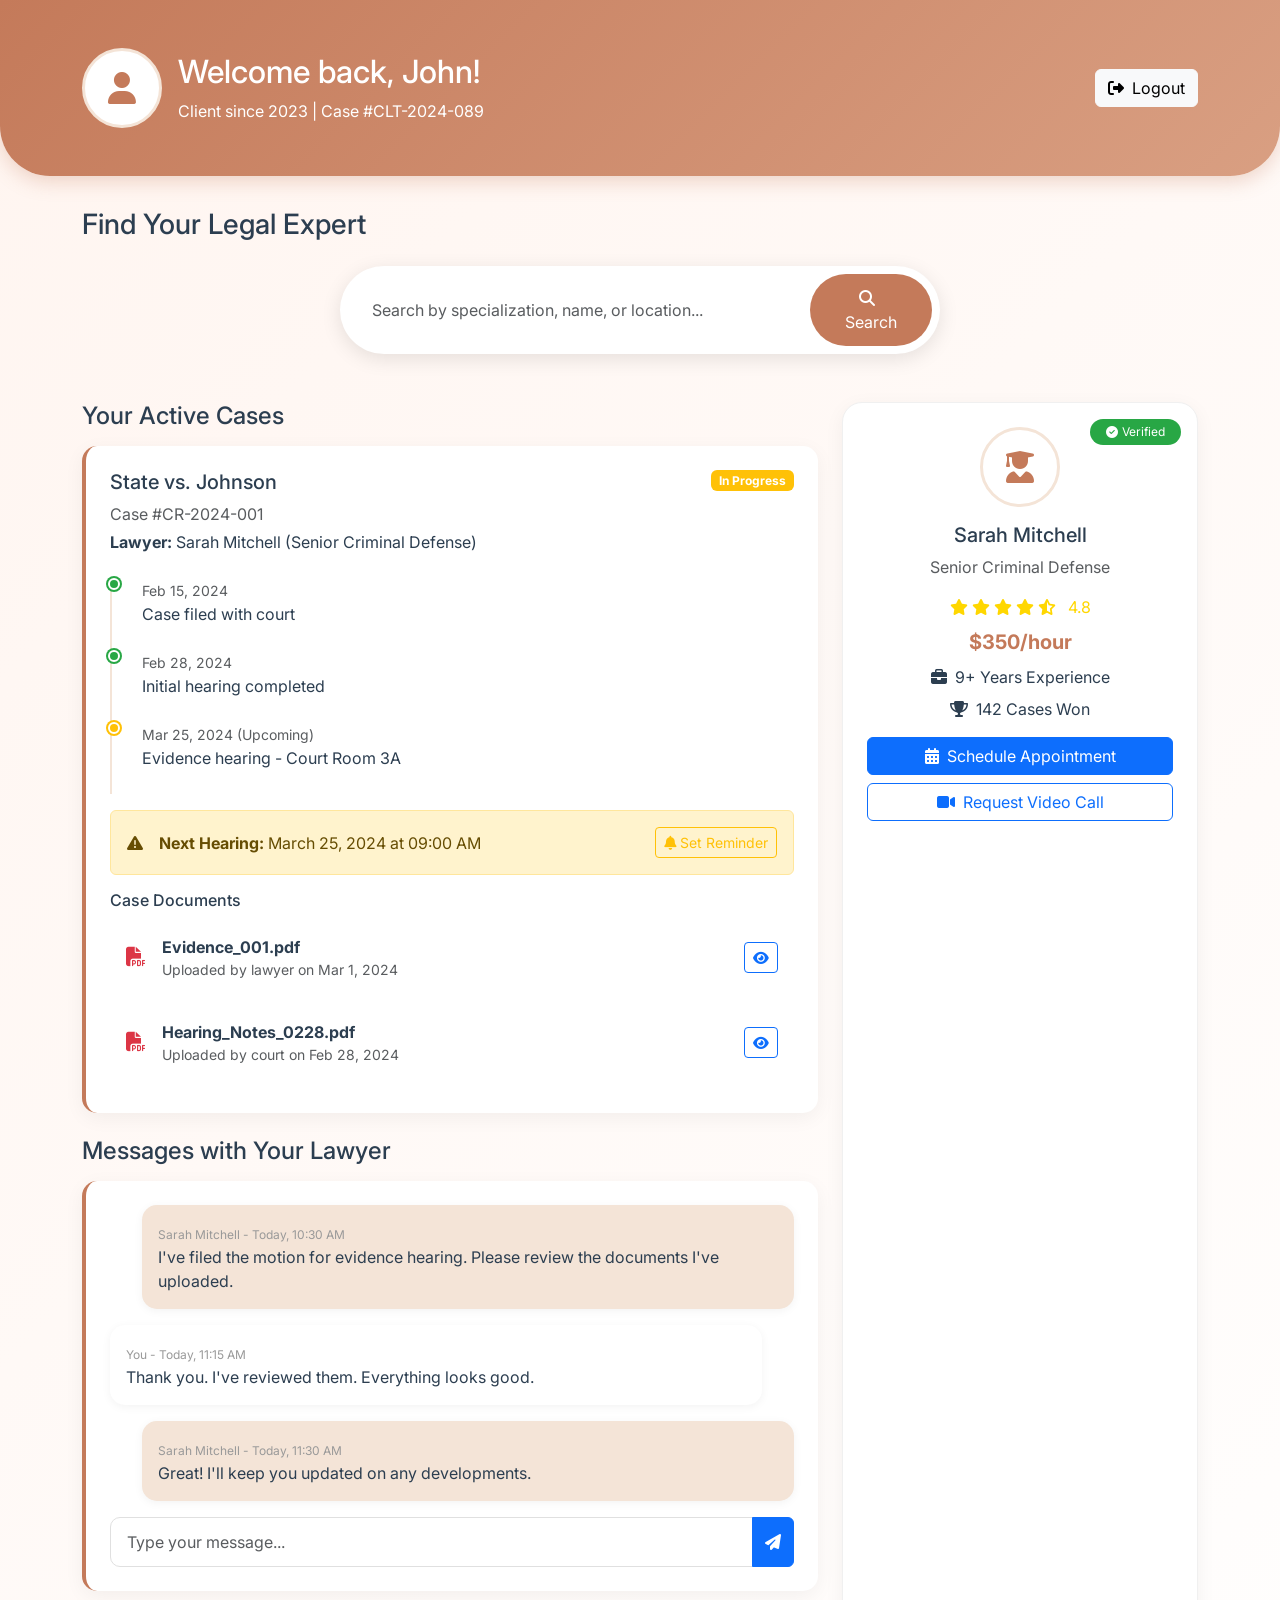
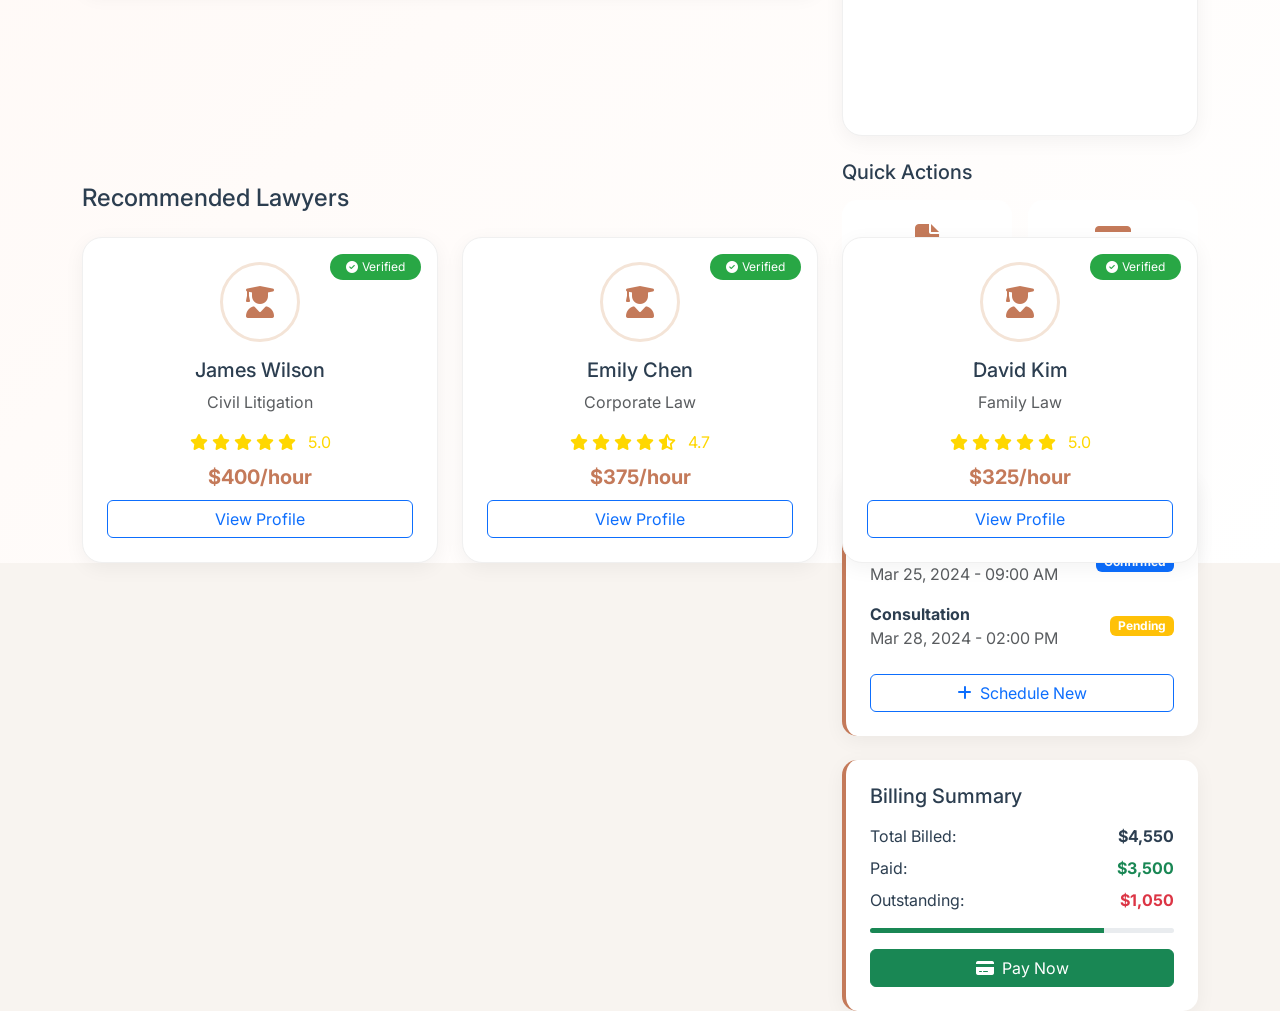
<file: pages/client-dashboard.html>
<!DOCTYPE html>
<html lang="en">
<head>
    <meta charset="UTF-8">
    <meta name="viewport" content="width=device-width, initial-scale=1.0">
    <title>Client Dashboard - JusticeFlow</title>
    <!-- Bootstrap 5 CSS -->
    <link href="https://cdn.jsdelivr.net/npm/bootstrap@5.3.0/dist/css/bootstrap.min.css" rel="stylesheet">
    <!-- Font Awesome -->
    <link rel="stylesheet" href="https://cdnjs.cloudflare.com/ajax/libs/font-awesome/6.4.0/css/all.min.css">
    <!-- Google Fonts -->
    <link href="https://fonts.googleapis.com/css2?family=Inter:wght@300;400;500;600;700&display=swap" rel="stylesheet">
    <!-- Custom CSS -->
    <link rel="stylesheet" href="../css/style.css">
    <style>
        /* Client Dashboard Specific Styles */
        :root {
            --client-primary: #C47A5A;
            --client-secondary: #D99F82;
            --client-accent: #F4E4D7;
        }

        .client-dashboard {
            background: linear-gradient(135deg, #fff5f0 0%, #fff 100%);
            min-height: 100vh;
        }

        /* Welcome Header */
        .welcome-header {
            background: linear-gradient(135deg, var(--client-primary), var(--client-secondary));
            color: white;
            padding: 3rem 0;
            border-radius: 0 0 50px 50px;
            margin-bottom: 2rem;
            box-shadow: 0 5px 20px rgba(196, 122, 90, 0.3);
        }

        .client-avatar-large {
            width: 80px;
            height: 80px;
            background: white;
            border-radius: 50%;
            display: flex;
            align-items: center;
            justify-content: center;
            font-size: 2rem;
            color: var(--client-primary);
            border: 3px solid var(--client-accent);
        }

        /* Search Section */
        .search-section {
            background: white;
            border-radius: 50px;
            padding: 0.5rem;
            box-shadow: 0 5px 20px rgba(0,0,0,0.1);
            max-width: 600px;
            margin: 0 auto;
        }

        .search-section input {
            border: none;
            padding: 1rem 1.5rem;
            font-size: 1rem;
            border-radius: 50px;
        }

        .search-section input:focus {
            box-shadow: none;
            outline: none;
        }

        .search-section button {
            background: var(--client-primary);
            color: white;
            border: none;
            padding: 0.75rem 2rem;
            border-radius: 50px;
            transition: all 0.3s;
        }

        .search-section button:hover {
            background: var(--client-secondary);
            transform: scale(1.05);
        }

        /* Lawyer Cards for Discovery */
        .lawyer-discovery-card {
            background: white;
            border-radius: 20px;
            padding: 1.5rem;
            box-shadow: 0 5px 20px rgba(0,0,0,0.05);
            transition: all 0.3s;
            height: 100%;
            border: 1px solid #f0f0f0;
            position: relative;
            overflow: hidden;
        }

        .lawyer-discovery-card:hover {
            transform: translateY(-5px);
            box-shadow: 0 15px 30px rgba(196, 122, 90, 0.15);
        }

        .lawyer-discovery-card .verified-badge {
            position: absolute;
            top: 1rem;
            right: 1rem;
            background: #28a745;
            color: white;
            padding: 0.25rem 1rem;
            border-radius: 20px;
            font-size: 0.75rem;
        }

        .lawyer-discovery-card .rating {
            color: #FFD700;
        }

        .lawyer-discovery-card .hourly-rate {
            color: var(--client-primary);
            font-size: 1.25rem;
            font-weight: 700;
        }

        /* Case Status Cards */
        .case-status-card {
            background: white;
            border-radius: 15px;
            padding: 1.5rem;
            box-shadow: 0 5px 20px rgba(0,0,0,0.05);
            border-left: 4px solid var(--client-primary);
            margin-bottom: 1rem;
            transition: all 0.3s;
        }

        .case-status-card:hover {
            transform: translateX(5px);
            box-shadow: 0 10px 30px rgba(196, 122, 90, 0.1);
        }

        .case-timeline {
            position: relative;
            padding-left: 2rem;
        }

        .case-timeline:before {
            content: '';
            position: absolute;
            left: 0;
            top: 0;
            bottom: 0;
            width: 2px;
            background: var(--client-accent);
        }

        .timeline-item {
            position: relative;
            padding-bottom: 1.5rem;
        }

        .timeline-item:before {
            content: '';
            position: absolute;
            left: -2.1rem;
            top: 0;
            width: 12px;
            height: 12px;
            border-radius: 50%;
            background: var(--client-primary);
            border: 2px solid white;
            box-shadow: 0 0 0 2px var(--client-primary);
        }

        .timeline-item.completed:before {
            background: #28a745;
            box-shadow: 0 0 0 2px #28a745;
        }

        .timeline-item.pending:before {
            background: #ffc107;
            box-shadow: 0 0 0 2px #ffc107;
        }

        /* Communication Hub */
        .message-card {
            background: white;
            border-radius: 15px;
            padding: 1rem;
            margin-bottom: 1rem;
            box-shadow: 0 2px 10px rgba(0,0,0,0.05);
        }

        .message-card.lawyer {
            background: var(--client-accent);
            margin-left: 2rem;
        }

        .message-card.client {
            margin-right: 2rem;
        }

        .message-time {
            font-size: 0.75rem;
            color: #999;
        }

        /* Quick Actions */
        .quick-action-card {
            background: white;
            border-radius: 15px;
            padding: 1.5rem;
            text-align: center;
            transition: all 0.3s;
            cursor: pointer;
        }

        .quick-action-card:hover {
            background: var(--client-primary);
            color: white;
            transform: scale(1.05);
        }

        .quick-action-card:hover i,
        .quick-action-card:hover h6 {
            color: white !important;
        }

        /* Rating Stars */
        .rating-stars {
            color: #ddd;
            cursor: pointer;
            font-size: 1.5rem;
        }

        .rating-stars .star.active {
            color: #FFD700;
        }

        /* Appointment Scheduler */
        .time-slot {
            background: white;
            border: 1px solid #dee2e6;
            border-radius: 10px;
            padding: 0.5rem;
            text-align: center;
            cursor: pointer;
            transition: all 0.3s;
        }

        .time-slot:hover,
        .time-slot.selected {
            background: var(--client-primary);
            color: white;
            border-color: var(--client-primary);
        }

        /* Document Access */
        .document-item {
            display: flex;
            align-items: center;
            padding: 1rem;
            background: white;
            border-radius: 10px;
            margin-bottom: 0.5rem;
            transition: all 0.3s;
        }

        .document-item:hover {
            background: var(--client-accent);
            transform: translateX(5px);
        }
    </style>
</head>
<body>
    <div class="client-dashboard">
        <!-- Welcome Header -->
        <div class="welcome-header">
            <div class="container">
                <div class="row align-items-center">
                    <div class="col-md-8">
                        <div class="d-flex align-items-center">
                            <div class="client-avatar-large me-3">
                                <i class="fas fa-user"></i>
                            </div>
                            <div>
                                <h2>Welcome back, John!</h2>
                                <p class="mb-0">Client since 2023 | Case #CLT-2024-089</p>
                            </div>
                        </div>
                    </div>
                    <div class="col-md-4 text-md-end">
                        <button class="btn btn-light" onclick="location.href='../index.html'">
                            <i class="fas fa-sign-out-alt me-2"></i>Logout
                        </button>
                    </div>
                </div>
            </div>
        </div>

        <div class="container">
            <!-- Lawyer Search Section -->
            <div class="row mb-5">
                <div class="col-12">
                    <h3 class="mb-4">Find Your Legal Expert</h3>
                    <div class="search-section d-flex">
                        <input type="text" class="form-control" placeholder="Search by specialization, name, or location...">
                        <button class="btn ms-2">
                            <i class="fas fa-search me-2"></i>Search
                        </button>
                    </div>
                </div>
            </div>

            <!-- Main Dashboard Content -->
            <div class="row">
                <!-- Left Column - Case Information -->
                <div class="col-lg-8">
                    <!-- Active Cases -->
                    <div class="mb-4">
                        <h4 class="mb-3">Your Active Cases</h4>
                        <div class="case-status-card">
                            <div class="d-flex justify-content-between align-items-start mb-3">
                                <div>
                                    <h5>State vs. Johnson</h5>
                                    <p class="text-muted mb-1">Case #CR-2024-001</p>
                                    <p class="mb-2"><strong>Lawyer:</strong> Sarah Mitchell (Senior Criminal Defense)</p>
                                </div>
                                <span class="badge bg-warning">In Progress</span>
                            </div>
                            
                            <!-- Case Timeline -->
                            <div class="case-timeline mb-3">
                                <div class="timeline-item completed">
                                    <small class="text-muted">Feb 15, 2024</small>
                                    <p class="mb-0">Case filed with court</p>
                                </div>
                                <div class="timeline-item completed">
                                    <small class="text-muted">Feb 28, 2024</small>
                                    <p class="mb-0">Initial hearing completed</p>
                                </div>
                                <div class="timeline-item pending">
                                    <small class="text-muted">Mar 25, 2024 (Upcoming)</small>
                                    <p class="mb-0">Evidence hearing - Court Room 3A</p>
                                </div>
                            </div>

                            <!-- Next Hearing Alert -->
                            <div class="alert alert-warning d-flex align-items-center">
                                <i class="fas fa-exclamation-triangle me-3"></i>
                                <div>
                                    <strong>Next Hearing:</strong> March 25, 2024 at 09:00 AM
                                </div>
                                <button class="btn btn-sm btn-outline-warning ms-auto">
                                    <i class="fas fa-bell"></i> Set Reminder
                                </button>
                            </div>

                            <!-- Case Documents -->
                            <h6 class="mt-3 mb-2">Case Documents</h6>
                            <div class="document-item">
                                <i class="fas fa-file-pdf text-danger me-3 fs-5"></i>
                                <div class="flex-grow-1">
                                    <strong>Evidence_001.pdf</strong>
                                    <small class="text-muted d-block">Uploaded by lawyer on Mar 1, 2024</small>
                                </div>
                                <button class="btn btn-sm btn-outline-primary">
                                    <i class="fas fa-eye"></i>
                                </button>
                            </div>
                            <div class="document-item">
                                <i class="fas fa-file-pdf text-danger me-3 fs-5"></i>
                                <div class="flex-grow-1">
                                    <strong>Hearing_Notes_0228.pdf</strong>
                                    <small class="text-muted d-block">Uploaded by court on Feb 28, 2024</small>
                                </div>
                                <button class="btn btn-sm btn-outline-primary">
                                    <i class="fas fa-eye"></i>
                                </button>
                            </div>
                        </div>
                    </div>

                    <!-- Communication Hub -->
                    <div class="mb-4">
                        <h4 class="mb-3">Messages with Your Lawyer</h4>
                        <div class="case-status-card">
                            <div class="message-card lawyer">
                                <small class="message-time">Sarah Mitchell - Today, 10:30 AM</small>
                                <p class="mb-0">I've filed the motion for evidence hearing. Please review the documents I've uploaded.</p>
                            </div>
                            <div class="message-card client">
                                <small class="message-time">You - Today, 11:15 AM</small>
                                <p class="mb-0">Thank you. I've reviewed them. Everything looks good.</p>
                            </div>
                            <div class="message-card lawyer">
                                <small class="message-time">Sarah Mitchell - Today, 11:30 AM</small>
                                <p class="mb-0">Great! I'll keep you updated on any developments.</p>
                            </div>
                            
                            <!-- Message Input -->
                            <div class="mt-3">
                                <div class="input-group">
                                    <input type="text" class="form-control" placeholder="Type your message...">
                                    <button class="btn btn-primary">
                                        <i class="fas fa-paper-plane"></i>
                                    </button>
                                </div>
                            </div>
                        </div>
                    </div>
                </div>

                <!-- Right Column - Lawyer Info & Quick Actions -->
                <div class="col-lg-4">
                    <!-- Current Lawyer Info -->
                    <div class="lawyer-discovery-card mb-4">
                        <div class="verified-badge">
                            <i class="fas fa-check-circle me-1"></i>Verified
                        </div>
                        <div class="text-center">
                            <div class="client-avatar-large mx-auto mb-3">
                                <i class="fas fa-user-graduate"></i>
                            </div>
                            <h5>Sarah Mitchell</h5>
                            <p class="text-muted">Senior Criminal Defense</p>
                            <div class="rating mb-2">
                                <i class="fas fa-star"></i>
                                <i class="fas fa-star"></i>
                                <i class="fas fa-star"></i>
                                <i class="fas fa-star"></i>
                                <i class="fas fa-star-half-alt"></i>
                                <span class="ms-2">4.8</span>
                            </div>
                            <div class="hourly-rate mb-2">$350/hour</div>
                            <p class="mb-2"><i class="fas fa-briefcase me-2"></i>9+ Years Experience</p>
                            <p class="mb-3"><i class="fas fa-trophy me-2"></i>142 Cases Won</p>
                            <div class="d-grid gap-2">
                                <button class="btn btn-primary">
                                    <i class="fas fa-calendar-alt me-2"></i>Schedule Appointment
                                </button>
                                <button class="btn btn-outline-primary">
                                    <i class="fas fa-video me-2"></i>Request Video Call
                                </button>
                            </div>
                        </div>
                    </div>

                    <!-- Quick Actions -->
                    <div class="mb-4">
                        <h5 class="mb-3">Quick Actions</h5>
                        <div class="row g-3">
                            <div class="col-6">
                                <div class="quick-action-card">
                                    <i class="fas fa-file-upload fs-2 mb-2" style="color: var(--client-primary);"></i>
                                    <h6 class="mb-0">Upload Document</h6>
                                </div>
                            </div>
                            <div class="col-6">
                                <div class="quick-action-card">
                                    <i class="fas fa-credit-card fs-2 mb-2" style="color: var(--client-primary);"></i>
                                    <h6 class="mb-0">Make Payment</h6>
                                </div>
                            </div>
                            <div class="col-6">
                                <div class="quick-action-card">
                                    <i class="fas fa-calendar-check fs-2 mb-2" style="color: var(--client-primary);"></i>
                                    <h6 class="mb-0">View Schedule</h6>
                                </div>
                            </div>
                            <div class="col-6">
                                <div class="quick-action-card">
                                    <i class="fas fa-star fs-2 mb-2" style="color: var(--client-primary);"></i>
                                    <h6 class="mb-0">Rate Lawyer</h6>
                                </div>
                            </div>
                        </div>
                    </div>

                    <!-- Upcoming Appointments -->
                    <div class="case-status-card">
                        <h5 class="mb-3">Upcoming Appointments</h5>
                        <div class="mb-3">
                            <div class="d-flex justify-content-between align-items-center">
                                <div>
                                    <strong>Court Hearing</strong>
                                    <p class="mb-0 text-muted">Mar 25, 2024 - 09:00 AM</p>
                                </div>
                                <span class="badge bg-primary">Confirmed</span>
                            </div>
                        </div>
                        <div class="mb-3">
                            <div class="d-flex justify-content-between align-items-center">
                                <div>
                                    <strong>Consultation</strong>
                                    <p class="mb-0 text-muted">Mar 28, 2024 - 02:00 PM</p>
                                </div>
                                <span class="badge bg-warning">Pending</span>
                            </div>
                        </div>
                        <button class="btn btn-outline-primary w-100 mt-2">
                            <i class="fas fa-plus me-2"></i>Schedule New
                        </button>
                    </div>

                    <!-- Billing Summary -->
                    <div class="case-status-card mt-4">
                        <h5 class="mb-3">Billing Summary</h5>
                        <div class="d-flex justify-content-between mb-2">
                            <span>Total Billed:</span>
                            <strong>$4,550</strong>
                        </div>
                        <div class="d-flex justify-content-between mb-2">
                            <span>Paid:</span>
                            <strong class="text-success">$3,500</strong>
                        </div>
                        <div class="d-flex justify-content-between mb-3">
                            <span>Outstanding:</span>
                            <strong class="text-danger">$1,050</strong>
                        </div>
                        <div class="progress mb-3" style="height: 5px;">
                            <div class="progress-bar bg-success" style="width: 77%"></div>
                        </div>
                        <button class="btn btn-success w-100">
                            <i class="fas fa-credit-card me-2"></i>Pay Now
                        </button>
                    </div>
                </div>
            </div>

            <!-- Lawyer Discovery Section (Additional Lawyers) -->
            <div class="row mt-5">
                <div class="col-12">
                    <h4 class="mb-4">Recommended Lawyers</h4>
                </div>
                <div class="col-md-4">
                    <div class="lawyer-discovery-card">
                        <div class="verified-badge">
                            <i class="fas fa-check-circle me-1"></i>Verified
                        </div>
                        <div class="text-center">
                            <div class="client-avatar-large mx-auto mb-3">
                                <i class="fas fa-user-graduate"></i>
                            </div>
                            <h5>James Wilson</h5>
                            <p class="text-muted">Civil Litigation</p>
                            <div class="rating mb-2">
                                <i class="fas fa-star"></i>
                                <i class="fas fa-star"></i>
                                <i class="fas fa-star"></i>
                                <i class="fas fa-star"></i>
                                <i class="fas fa-star"></i>
                                <span class="ms-2">5.0</span>
                            </div>
                            <div class="hourly-rate mb-2">$400/hour</div>
                            <button class="btn btn-outline-primary w-100">View Profile</button>
                        </div>
                    </div>
                </div>
                <div class="col-md-4">
                    <div class="lawyer-discovery-card">
                        <div class="verified-badge">
                            <i class="fas fa-check-circle me-1"></i>Verified
                        </div>
                        <div class="text-center">
                            <div class="client-avatar-large mx-auto mb-3">
                                <i class="fas fa-user-graduate"></i>
                            </div>
                            <h5>Emily Chen</h5>
                            <p class="text-muted">Corporate Law</p>
                            <div class="rating mb-2">
                                <i class="fas fa-star"></i>
                                <i class="fas fa-star"></i>
                                <i class="fas fa-star"></i>
                                <i class="fas fa-star"></i>
                                <i class="fas fa-star-half-alt"></i>
                                <span class="ms-2">4.7</span>
                            </div>
                            <div class="hourly-rate mb-2">$375/hour</div>
                            <button class="btn btn-outline-primary w-100">View Profile</button>
                        </div>
                    </div>
                </div>
                <div class="col-md-4">
                    <div class="lawyer-discovery-card">
                        <div class="verified-badge">
                            <i class="fas fa-check-circle me-1"></i>Verified
                        </div>
                        <div class="text-center">
                            <div class="client-avatar-large mx-auto mb-3">
                                <i class="fas fa-user-graduate"></i>
                            </div>
                            <h5>David Kim</h5>
                            <p class="text-muted">Family Law</p>
                            <div class="rating mb-2">
                                <i class="fas fa-star"></i>
                                <i class="fas fa-star"></i>
                                <i class="fas fa-star"></i>
                                <i class="fas fa-star"></i>
                                <i class="fas fa-star"></i>
                                <span class="ms-2">5.0</span>
                            </div>
                            <div class="hourly-rate mb-2">$325/hour</div>
                            <button class="btn btn-outline-primary w-100">View Profile</button>
                        </div>
                    </div>
                </div>
            </div>
        </div>
    </div>

    <!-- Rate Lawyer Modal -->
    <div class="modal fade" id="rateLawyerModal" tabindex="-1">
        <div class="modal-dialog">
            <div class="modal-content">
                <div class="modal-header">
                    <h5 class="modal-title">Rate Your Lawyer</h5>
                    <button type="button" class="btn-close" data-bs-dismiss="modal"></button>
                </div>
                <div class="modal-body text-center">
                    <div class="rating-stars mb-3">
                        <i class="far fa-star star" onclick="rateStar(1)"></i>
                        <i class="far fa-star star" onclick="rateStar(2)"></i>
                        <i class="far fa-star star" onclick="rateStar(3)"></i>
                        <i class="far fa-star star" onclick="rateStar(4)"></i>
                        <i class="far fa-star star" onclick="rateStar(5)"></i>
                    </div>
                    <textarea class="form-control mb-3" rows="3" placeholder="Write your review..."></textarea>
                    <button class="btn btn-primary w-100" data-bs-dismiss="modal">Submit Review</button>
                </div>
            </div>
        </div>
    </div>

    <!-- Scripts -->
    <script src="https://cdn.jsdelivr.net/npm/bootstrap@5.3.0/dist/js/bootstrap.bundle.min.js"></script>
    <script src="../js/main.js"></script>
    <script>
        // Rating stars functionality
        function rateStar(rating) {
            const stars = document.querySelectorAll('.rating-stars .star');
            stars.forEach((star, index) => {
                if (index < rating) {
                    star.classList.remove('far');
                    star.classList.add('fas', 'active');
                } else {
                    star.classList.remove('fas', 'active');
                    star.classList.add('far');
                }
            });
        }

        // Time slot selection
        document.querySelectorAll('.time-slot').forEach(slot => {
            slot.addEventListener('click', function() {
                document.querySelectorAll('.time-slot').forEach(s => s.classList.remove('selected'));
                this.classList.add('selected');
            });
        });

        // Appointment scheduling
        function scheduleAppointment() {
            const selectedSlot = document.querySelector('.time-slot.selected');
            if (selectedSlot) {
                alert(`Appointment scheduled for ${selectedSlot.textContent}`);
            } else {
                alert('Please select a time slot');
            }
        }

        // Document viewing
        document.querySelectorAll('.document-item').forEach(item => {
            item.addEventListener('click', function() {
                const docName = this.querySelector('strong').textContent;
                alert(`Opening document: ${docName}`);
            });
        });
    </script>
</body>
</html>
</file>
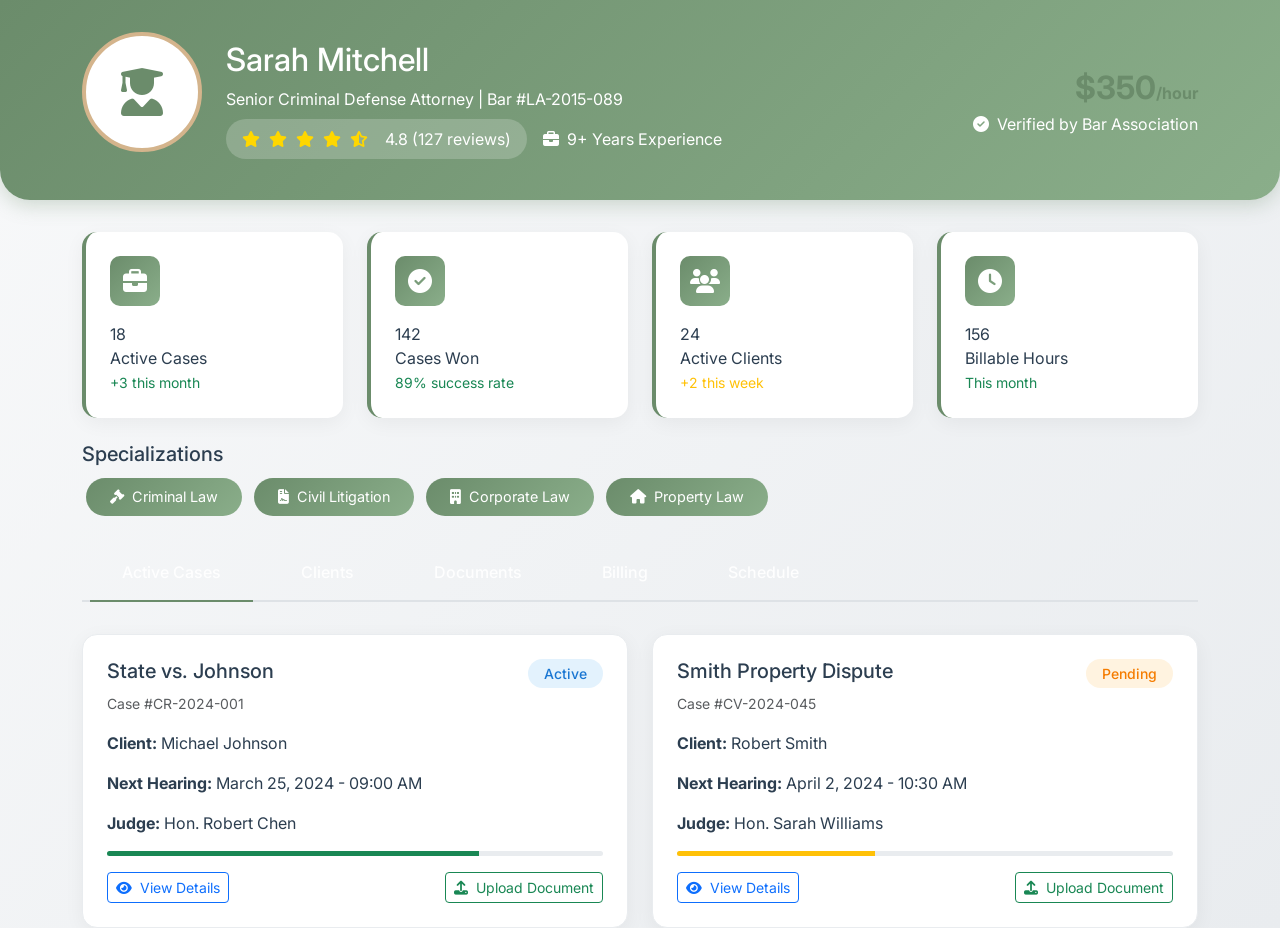
<file: pages/lawyer-dashboard.html>
<!DOCTYPE html>
<html lang="en">
<head>
    <meta charset="UTF-8">
    <meta name="viewport" content="width=device-width, initial-scale=1.0">
    <title>Lawyer Dashboard - JusticeFlow</title>
    <!-- Bootstrap 5 CSS -->
    <link href="https://cdn.jsdelivr.net/npm/bootstrap@5.3.0/dist/css/bootstrap.min.css" rel="stylesheet">
    <!-- Font Awesome -->
    <link rel="stylesheet" href="https://cdnjs.cloudflare.com/ajax/libs/font-awesome/6.4.0/css/all.min.css">
    <!-- Google Fonts -->
    <link href="https://fonts.googleapis.com/css2?family=Inter:wght@300;400;500;600;700&display=swap" rel="stylesheet">
    <!-- Custom CSS -->
    <link rel="stylesheet" href="../css/style.css">
    <style>
        /* Lawyer Dashboard Specific Styles */
        :root {
            --lawyer-primary: #6B8C6B;
            --lawyer-secondary: #8AAE8A;
            --lawyer-accent: #D4B48C;
        }

        .lawyer-dashboard {
            background: linear-gradient(135deg, #f8f9fa 0%, #e9ecef 100%);
            min-height: 100vh;
        }

        /* Profile Header */
        .lawyer-profile-header {
            background: linear-gradient(135deg, var(--lawyer-primary), var(--lawyer-secondary));
            color: white;
            padding: 2rem 0;
            margin-bottom: 2rem;
            border-radius: 0 0 30px 30px;
            box-shadow: 0 5px 20px rgba(107, 140, 107, 0.3);
        }

        .lawyer-avatar {
            width: 120px;
            height: 120px;
            background: white;
            border-radius: 50%;
            display: flex;
            align-items: center;
            justify-content: center;
            font-size: 3rem;
            color: var(--lawyer-primary);
            border: 4px solid var(--lawyer-accent);
            margin-bottom: 1rem;
        }

        .rating-badge {
            background: rgba(255,255,255,0.2);
            padding: 0.5rem 1rem;
            border-radius: 20px;
            display: inline-block;
        }

        .rating-badge i {
            color: #FFD700;
            margin-right: 5px;
        }

        /* Lawyer Stats Cards */
        .lawyer-stat-card {
            background: white;
            border-radius: 15px;
            padding: 1.5rem;
            box-shadow: 0 5px 20px rgba(0,0,0,0.05);
            border-left: 4px solid var(--lawyer-primary);
            transition: all 0.3s;
            height: 100%;
        }

        .lawyer-stat-card:hover {
            transform: translateY(-5px);
            box-shadow: 0 10px 30px rgba(107, 140, 107, 0.15);
        }

        .lawyer-stat-icon {
            width: 50px;
            height: 50px;
            background: linear-gradient(135deg, var(--lawyer-primary), var(--lawyer-secondary));
            border-radius: 10px;
            display: flex;
            align-items: center;
            justify-content: center;
            color: white;
            font-size: 1.5rem;
            margin-bottom: 1rem;
        }

        /* Client Cards */
        .client-card {
            background: white;
            border-radius: 15px;
            padding: 1.5rem;
            box-shadow: 0 5px 20px rgba(0,0,0,0.05);
            transition: all 0.3s;
            border: 1px solid #e9ecef;
        }

        .client-card:hover {
            box-shadow: 0 10px 30px rgba(107, 140, 107, 0.1);
        }

        .client-avatar {
            width: 60px;
            height: 60px;
            background: linear-gradient(135deg, var(--lawyer-primary), var(--lawyer-secondary));
            border-radius: 50%;
            display: flex;
            align-items: center;
            justify-content: center;
            color: white;
            font-size: 1.5rem;
        }

        .case-status {
            padding: 0.25rem 1rem;
            border-radius: 20px;
            font-size: 0.875rem;
            font-weight: 500;
        }

        .status-active {
            background: #e3f2fd;
            color: #1976d2;
        }

        .status-pending {
            background: #fff3e0;
            color: #f57c00;
        }

        .status-closed {
            background: #e8f5e8;
            color: #388e3c;
        }

        /* Document Upload Area */
        .upload-area {
            border: 2px dashed var(--lawyer-primary);
            border-radius: 15px;
            padding: 2rem;
            text-align: center;
            background: rgba(107, 140, 107, 0.05);
            cursor: pointer;
            transition: all 0.3s;
        }

        .upload-area:hover {
            background: rgba(107, 140, 107, 0.1);
            transform: scale(1.02);
        }

        .upload-area i {
            font-size: 3rem;
            color: var(--lawyer-primary);
            margin-bottom: 1rem;
        }

        /* Billing Section */
        .billing-card {
            background: linear-gradient(135deg, #f8f9fa, #e9ecef);
            border-radius: 15px;
            padding: 1.5rem;
            border: 1px solid #dee2e6;
        }

        .hourly-rate {
            font-size: 2rem;
            font-weight: 700;
            color: var(--lawyer-primary);
        }

        /* Specialization Tags */
        .specialization-tag {
            background: linear-gradient(135deg, var(--lawyer-primary), var(--lawyer-secondary));
            color: white;
            padding: 0.5rem 1.5rem;
            border-radius: 25px;
            display: inline-block;
            margin: 0.25rem;
            font-size: 0.9rem;
        }

        /* Navigation Tabs */
        .lawyer-tabs {
            border-bottom: 2px solid #dee2e6;
            margin-bottom: 2rem;
        }

        .lawyer-tabs .nav-link {
            color: #666;
            font-weight: 500;
            padding: 1rem 2rem;
            border: none;
            position: relative;
        }

        .lawyer-tabs .nav-link.active {
            color: var(--lawyer-primary);
            background: transparent;
        }

        .lawyer-tabs .nav-link.active:after {
            content: '';
            position: absolute;
            bottom: -2px;
            left: 0;
            width: 100%;
            height: 2px;
            background: var(--lawyer-primary);
        }
    </style>
</head>
<body>
    <div class="lawyer-dashboard">
        <!-- Profile Header -->
        <div class="lawyer-profile-header">
            <div class="container">
                <div class="row align-items-center">
                    <div class="col-md-8">
                        <div class="d-flex align-items-center">
                            <div class="lawyer-avatar">
                                <i class="fas fa-user-graduate"></i>
                            </div>
                            <div class="ms-4">
                                <h2>Sarah Mitchell</h2>
                                <p class="mb-2">Senior Criminal Defense Attorney | Bar #LA-2015-089</p>
                                <div class="d-flex align-items-center">
                                    <div class="rating-badge me-3">
                                        <i class="fas fa-star"></i>
                                        <i class="fas fa-star"></i>
                                        <i class="fas fa-star"></i>
                                        <i class="fas fa-star"></i>
                                        <i class="fas fa-star-half-alt"></i>
                                        <span class="ms-2">4.8 (127 reviews)</span>
                                    </div>
                                    <span><i class="fas fa-briefcase me-2"></i>9+ Years Experience</span>
                                </div>
                            </div>
                        </div>
                    </div>
                    <div class="col-md-4 text-md-end">
                        <div class="hourly-rate">$350<span style="font-size: 1rem;">/hour</span></div>
                        <p class="mb-0"><i class="fas fa-check-circle me-2"></i>Verified by Bar Association</p>
                    </div>
                </div>
            </div>
        </div>

        <div class="container">
            <!-- Statistics Cards -->
            <div class="row g-4 mb-4">
                <div class="col-md-3">
                    <div class="lawyer-stat-card">
                        <div class="lawyer-stat-icon">
                            <i class="fas fa-briefcase"></i>
                        </div>
                        <div class="card-value">18</div>
                        <div class="card-label">Active Cases</div>
                        <small class="text-success">+3 this month</small>
                    </div>
                </div>
                <div class="col-md-3">
                    <div class="lawyer-stat-card">
                        <div class="lawyer-stat-icon">
                            <i class="fas fa-check-circle"></i>
                        </div>
                        <div class="card-value">142</div>
                        <div class="card-label">Cases Won</div>
                        <small class="text-success">89% success rate</small>
                    </div>
                </div>
                <div class="col-md-3">
                    <div class="lawyer-stat-card">
                        <div class="lawyer-stat-icon">
                            <i class="fas fa-users"></i>
                        </div>
                        <div class="card-value">24</div>
                        <div class="card-label">Active Clients</div>
                        <small class="text-warning">+2 this week</small>
                    </div>
                </div>
                <div class="col-md-3">
                    <div class="lawyer-stat-card">
                        <div class="lawyer-stat-icon">
                            <i class="fas fa-clock"></i>
                        </div>
                        <div class="card-value">156</div>
                        <div class="card-label">Billable Hours</div>
                        <small class="text-success">This month</small>
                    </div>
                </div>
            </div>

            <!-- Specializations -->
            <div class="mb-4">
                <h5>Specializations</h5>
                <div>
                    <span class="specialization-tag"><i class="fas fa-gavel me-2"></i>Criminal Law</span>
                    <span class="specialization-tag"><i class="fas fa-file-contract me-2"></i>Civil Litigation</span>
                    <span class="specialization-tag"><i class="fas fa-building me-2"></i>Corporate Law</span>
                    <span class="specialization-tag"><i class="fas fa-home me-2"></i>Property Law</span>
                </div>
            </div>

            <!-- Navigation Tabs -->
            <ul class="nav lawyer-tabs" id="lawyerTabs" role="tablist">
                <li class="nav-item" role="presentation">
                    <button class="nav-link active" id="cases-tab" data-bs-toggle="tab" data-bs-target="#cases" type="button" role="tab">Active Cases</button>
                </li>
                <li class="nav-item" role="presentation">
                    <button class="nav-link" id="clients-tab" data-bs-toggle="tab" data-bs-target="#clients" type="button" role="tab">Clients</button>
                </li>
                <li class="nav-item" role="presentation">
                    <button class="nav-link" id="documents-tab" data-bs-toggle="tab" data-bs-target="#documents" type="button" role="tab">Documents</button>
                </li>
                <li class="nav-item" role="presentation">
                    <button class="nav-link" id="billing-tab" data-bs-toggle="tab" data-bs-target="#billing" type="button" role="tab">Billing</button>
                </li>
                <li class="nav-item" role="presentation">
                    <button class="nav-link" id="schedule-tab" data-bs-toggle="tab" data-bs-target="#schedule" type="button" role="tab">Schedule</button>
                </li>
            </ul>

            <!-- Tab Content -->
            <div class="tab-content" id="lawyerTabsContent">
                <!-- Active Cases Tab -->
                <div class="tab-pane fade show active" id="cases" role="tabpanel">
                    <div class="row g-4">
                        <div class="col-md-6">
                            <div class="client-card">
                                <div class="d-flex justify-content-between align-items-start mb-3">
                                    <div>
                                        <h5>State vs. Johnson</h5>
                                        <small class="text-muted">Case #CR-2024-001</small>
                                    </div>
                                    <span class="case-status status-active">Active</span>
                                </div>
                                <div class="mb-3">
                                    <p><strong>Client:</strong> Michael Johnson</p>
                                    <p><strong>Next Hearing:</strong> March 25, 2024 - 09:00 AM</p>
                                    <p><strong>Judge:</strong> Hon. Robert Chen</p>
                                </div>
                                <div class="progress mb-3" style="height: 5px;">
                                    <div class="progress-bar bg-success" style="width: 75%"></div>
                                </div>
                                <div class="d-flex justify-content-between">
                                    <button class="btn btn-sm btn-outline-primary">
                                        <i class="fas fa-eye me-2"></i>View Details
                                    </button>
                                    <button class="btn btn-sm btn-outline-success">
                                        <i class="fas fa-upload me-2"></i>Upload Document
                                    </button>
                                </div>
                            </div>
                        </div>
                        <div class="col-md-6">
                            <div class="client-card">
                                <div class="d-flex justify-content-between align-items-start mb-3">
                                    <div>
                                        <h5>Smith Property Dispute</h5>
                                        <small class="text-muted">Case #CV-2024-045</small>
                                    </div>
                                    <span class="case-status status-pending">Pending</span>
                                </div>
                                <div class="mb-3">
                                    <p><strong>Client:</strong> Robert Smith</p>
                                    <p><strong>Next Hearing:</strong> April 2, 2024 - 10:30 AM</p>
                                    <p><strong>Judge:</strong> Hon. Sarah Williams</p>
                                </div>
                                <div class="progress mb-3" style="height: 5px;">
                                    <div class="progress-bar bg-warning" style="width: 40%"></div>
                                </div>
                                <div class="d-flex justify-content-between">
                                    <button class="btn btn-sm btn-outline-primary">
                                        <i class="fas fa-eye me-2"></i>View Details
                                    </button>
                                    <button class="btn btn-sm btn-outline-success">
                                        <i class="fas fa-upload me-2"></i>Upload Document
                                    </button>
                                </div>
                            </div>
                        </div>
                    </div>
                </div>

                <!-- Clients Tab -->
                <div class="tab-pane fade" id="clients" role="tabpanel">
                    <div class="row g-4">
                        <div class="col-md-4">
                            <div class="client-card text-center">
                                <div class="client-avatar mx-auto mb-3">
                                    <i class="fas fa-user"></i>
                                </div>
                                <h5>Michael Johnson</h5>
                                <p class="text-muted">Criminal Case</p>
                                <span class="case-status status-active mb-3 d-inline-block">Active</span>
                                <div class="d-grid gap-2">
                                    <button class="btn btn-sm btn-outline-primary">
                                        <i class="fas fa-comment me-2"></i>Message
                                    </button>
                                </div>
                            </div>
                        </div>
                        <div class="col-md-4">
                            <div class="client-card text-center">
                                <div class="client-avatar mx-auto mb-3">
                                    <i class="fas fa-user"></i>
                                </div>
                                <h5>Robert Smith</h5>
                                <p class="text-muted">Property Dispute</p>
                                <span class="case-status status-pending mb-3 d-inline-block">Pending</span>
                                <div class="d-grid gap-2">
                                    <button class="btn btn-sm btn-outline-primary">
                                        <i class="fas fa-comment me-2"></i>Message
                                    </button>
                                </div>
                            </div>
                        </div>
                        <div class="col-md-4">
                            <div class="client-card text-center">
                                <div class="client-avatar mx-auto mb-3">
                                    <i class="fas fa-user"></i>
                                </div>
                                <h5>Emily Davis</h5>
                                <p class="text-muted">Family Law</p>
                                <span class="case-status status-closed mb-3 d-inline-block">Closed</span>
                                <div class="d-grid gap-2">
                                    <button class="btn btn-sm btn-outline-primary">
                                        <i class="fas fa-comment me-2"></i>Message
                                    </button>
                                </div>
                            </div>
                        </div>
                    </div>
                </div>

                <!-- Documents Tab -->
                <div class="tab-pane fade" id="documents" role="tabpanel">
                    <div class="row">
                        <div class="col-md-8">
                            <div class="client-card">
                                <h5 class="mb-4">Recent Documents</h5>
                                <div class="list-group">
                                    <div class="list-group-item d-flex justify-content-between align-items-center">
                                        <div>
                                            <i class="fas fa-file-pdf text-danger me-2"></i>
                                            Johnson_Evidence_001.pdf
                                            <small class="text-muted d-block">Uploaded: 2 hours ago</small>
                                        </div>
                                        <div>
                                            <button class="btn btn-sm btn-outline-primary me-2">
                                                <i class="fas fa-eye"></i>
                                            </button>
                                            <button class="btn btn-sm btn-outline-success">
                                                <i class="fas fa-download"></i>
                                            </button>
                                        </div>
                                    </div>
                                    <div class="list-group-item d-flex justify-content-between align-items-center">
                                        <div>
                                            <i class="fas fa-file-word text-primary me-2"></i>
                                            Smith_Property_Dispute.docx
                                            <small class="text-muted d-block">Uploaded: Yesterday</small>
                                        </div>
                                        <div>
                                            <button class="btn btn-sm btn-outline-primary me-2">
                                                <i class="fas fa-eye"></i>
                                            </button>
                                            <button class="btn btn-sm btn-outline-success">
                                                <i class="fas fa-download"></i>
                                            </button>
                                        </div>
                                    </div>
                                </div>
                            </div>
                        </div>
                        <div class="col-md-4">
                            <div class="upload-area">
                                <i class="fas fa-cloud-upload-alt"></i>
                                <h5>Upload Document</h5>
                                <p class="text-muted">Drag & drop or click to upload</p>
                                <input type="file" multiple style="display: none;" id="fileInput">
                                <button class="btn btn-primary" onclick="document.getElementById('fileInput').click()">
                                    Select Files
                                </button>
                            </div>
                        </div>
                    </div>
                </div>

                <!-- Billing Tab -->
                <div class="tab-pane fade" id="billing" role="tabpanel">
                    <div class="row g-4">
                        <div class="col-md-6">
                            <div class="billing-card">
                                <h5 class="mb-4">Current Billing Summary</h5>
                                <div class="d-flex justify-content-between mb-3">
                                    <span>Total Billable Hours:</span>
                                    <strong>156</strong>
                                </div>
                                <div class="d-flex justify-content-between mb-3">
                                    <span>Amount Earned:</span>
                                    <strong class="text-success">$54,600</strong>
                                </div>
                                <div class="d-flex justify-content-between mb-3">
                                    <span>Pending Invoices:</span>
                                    <strong>3</strong>
                                </div>
                                <div class="d-flex justify-content-between mb-3">
                                    <span>Overdue Payments:</span>
                                    <strong class="text-danger">$2,450</strong>
                                </div>
                                <button class="btn btn-primary w-100 mt-3">
                                    <i class="fas fa-file-invoice me-2"></i>Generate Invoice
                                </button>
                            </div>
                        </div>
                        <div class="col-md-6">
                            <div class="billing-card">
                                <h5 class="mb-4">Hourly Rate Settings</h5>
                                <div class="mb-3">
                                    <label class="form-label">Standard Rate</label>
                                    <input type="number" class="form-control" value="350" min="0">
                                </div>
                                <div class="mb-3">
                                    <label class="form-label">Urgent Cases Rate</label>
                                    <input type="number" class="form-control" value="450" min="0">
                                </div>
                                <div class="mb-3">
                                    <label class="form-label">Consultation Fee</label>
                                    <input type="number" class="form-control" value="150" min="0">
                                </div>
                                <button class="btn btn-success w-100">
                                    <i class="fas fa-save me-2"></i>Update Rates
                                </button>
                            </div>
                        </div>
                    </div>
                </div>

                <!-- Schedule Tab -->
                <div class="tab-pane fade" id="schedule" role="tabpanel">
                    <div class="schedule-table">
                        <h5 class="mb-4">Upcoming Hearings</h5>
                        <div class="table-responsive">
                            <table class="table">
                                <thead>
                                    <tr>
                                        <th>Date</th>
                                        <th>Time</th>
                                        <th>Case</th>
                                        <th>Court Room</th>
                                        <th>Judge</th>
                                        <th>Status</th>
                                    </tr>
                                </thead>
                                <tbody>
                                    <tr>
                                        <td>March 25, 2024</td>
                                        <td>09:00 AM</td>
                                        <td>State vs. Johnson</td>
                                        <td>Court 3A</td>
                                        <td>Hon. Robert Chen</td>
                                        <td><span class="badge bg-success">Confirmed</span></td>
                                    </tr>
                                    <tr>
                                        <td>April 2, 2024</td>
                                        <td>10:30 AM</td>
                                        <td>Smith Property Dispute</td>
                                        <td>Court 2B</td>
                                        <td>Hon. Sarah Williams</td>
                                        <td><span class="badge bg-warning">Pending</span></td>
                                    </tr>
                                </tbody>
                            </table>
                        </div>
                    </div>
                </div>
            </div>
        </div>
    </div>

    <!-- Scripts -->
    <script src="https://cdn.jsdelivr.net/npm/bootstrap@5.3.0/dist/js/bootstrap.bundle.min.js"></script>
    <script src="../js/main.js"></script>
</body>
</html>
</file>
<file: css/style.css>
/* Global Styles */
:root {
    --primary-color: #6B4E71;
    --secondary-color: #C5A3A3;
    --accent-color: #D9B48F;
    --judge-color: #4A6FA5;
    --lawyer-color: #6B8C6B;
    --client-color: #C47A5A;
    --light-bg: #F8F4F0;
    --dark-text: #2C3E50;
    --success-color: #4CAF50;
    --warning-color: #FFC107;
    --danger-color: #DC3545;
}

body {
    font-family: 'Inter', sans-serif;
    color: var(--dark-text);
    background-color: var(--light-bg);
}

/* Navigation */
.navbar {
    background: linear-gradient(135deg, var(--primary-color), var(--secondary-color));
    box-shadow: 0 2px 10px rgba(0,0,0,0.1);
    padding: 1rem 0;
}

.navbar-brand {
    font-size: 1.5rem;
    font-weight: 700;
    color: white !important;
}

.nav-link {
    color: rgba(255,255,255,0.9) !important;
    font-weight: 500;
    margin: 0 0.5rem;
    transition: all 0.3s;
}

.nav-link:hover {
    color: white !important;
    transform: translateY(-2px);
}

/* Hero Section */
.hero-section {
    background: linear-gradient(135deg, var(--light-bg) 0%, #E8E1DA 100%);
    padding: 80px 0 0;
    position: relative;
    overflow: hidden;
}

.hero-content {
    animation: slideInLeft 1s ease;
}

.hero-section h1 {
    color: var(--primary-color);
    line-height: 1.2;
}

.hero-section .lead {
    color: var(--dark-text);
    font-style: italic;
    border-left: 4px solid var(--accent-color);
    padding-left: 1.5rem;
}

.hero-buttons .btn-primary {
    background: linear-gradient(135deg, var(--primary-color), var(--secondary-color));
    border: none;
    padding: 0.75rem 2rem;
    font-weight: 600;
    transition: transform 0.3s;
}

.hero-buttons .btn-primary:hover {
    transform: translateY(-3px);
    box-shadow: 0 5px 15px rgba(107, 78, 113, 0.3);
}

.hero-buttons .btn-outline-primary {
    color: var(--primary-color);
    border-color: var(--primary-color);
    padding: 0.75rem 2rem;
    font-weight: 600;
}

.hero-buttons .btn-outline-primary:hover {
    background: linear-gradient(135deg, var(--primary-color), var(--secondary-color));
    border-color: transparent;
    color: white;
    transform: translateY(-3px);
}

/* Portal Cards */
.portals-section {
    padding: 80px 0;
    background: white;
}

.section-title {
    color: var(--primary-color);
    font-weight: 700;
    position: relative;
    display: inline-block;
    margin-bottom: 1rem;
}

.section-title:after {
    content: '';
    position: absolute;
    bottom: -10px;
    left: 50%;
    transform: translateX(-50%);
    width: 80px;
    height: 3px;
    background: linear-gradient(90deg, var(--primary-color), var(--accent-color));
    border-radius: 2px;
}

.portal-card {
    background: white;
    border-radius: 20px;
    padding: 2rem;
    text-align: center;
    box-shadow: 0 10px 30px rgba(0,0,0,0.05);
    transition: all 0.3s;
    height: 100%;
    position: relative;
    overflow: hidden;
}

.portal-card:hover {
    transform: translateY(-10px);
    box-shadow: 0 20px 40px rgba(0,0,0,0.1);
}

.portal-card.judge-card {
    border-top: 5px solid var(--judge-color);
}

.portal-card.lawyer-card {
    border-top: 5px solid var(--lawyer-color);
}

.portal-card.client-card {
    border-top: 5px solid var(--client-color);
}

.portal-icon {
    width: 80px;
    height: 80px;
    margin: 0 auto 1.5rem;
    background: var(--light-bg);
    border-radius: 50%;
    display: flex;
    align-items: center;
    justify-content: center;
}

.portal-icon i {
    font-size: 2.5rem;
}

.judge-card .portal-icon i {
    color: var(--judge-color);
}

.lawyer-card .portal-icon i {
    color: var(--lawyer-color);
}

.client-card .portal-icon i {
    color: var(--client-color);
}

.portal-card h3 {
    margin-bottom: 1rem;
    font-weight: 600;
}

.portal-card p {
    color: #666;
    margin-bottom: 1.5rem;
}

.security-badge {
    font-size: 0.875rem;
    color: #888;
    padding: 0.5rem;
    background: var(--light-bg);
    border-radius: 8px;
}

.security-badge i {
    margin-right: 0.5rem;
}

/* Features Section */
.features-section {
    padding: 80px 0;
    background: var(--light-bg);
}

.feature-card {
    text-align: center;
    padding: 2rem;
    background: white;
    border-radius: 15px;
    box-shadow: 0 5px 20px rgba(0,0,0,0.03);
    transition: all 0.3s;
    height: 100%;
}

.feature-card:hover {
    transform: translateY(-5px);
    box-shadow: 0 10px 30px rgba(0,0,0,0.1);
}

.feature-icon {
    font-size: 2.5rem;
    color: var(--primary-color);
    margin-bottom: 1rem;
    background: linear-gradient(135deg, var(--primary-color), var(--secondary-color));
    -webkit-background-clip: text;
    -webkit-text-fill-color: transparent;
}

.feature-card h4 {
    font-weight: 600;
    margin-bottom: 1rem;
}

.feature-card p {
    color: #666;
    margin: 0;
}

/* Statistics Section */
.stats-section {
    padding: 60px 0;
    background: linear-gradient(135deg, var(--primary-color), var(--secondary-color));
    color: white;
}

.stat-item {
    text-align: center;
    padding: 1rem;
}

.stat-number {
    font-size: 3rem;
    font-weight: 700;
    margin-bottom: 0.5rem;
    background: linear-gradient(135deg, #fff, #f0f0f0);
    -webkit-background-clip: text;
    -webkit-text-fill-color: transparent;
}

.stat-item p {
    font-size: 1.1rem;
    margin: 0;
    opacity: 0.9;
}

/* Footer */
.footer {
    background: var(--dark-text);
    color: white;
    padding: 60px 0 20px;
}

.footer h5 {
    color: var(--accent-color);
    margin-bottom: 1.5rem;
}

.footer a {
    color: rgba(255,255,255,0.8);
    text-decoration: none;
    transition: color 0.3s;
}

.footer a:hover {
    color: var(--accent-color);
}

.social-links {
    margin-top: 1rem;
}

.social-links a {
    display: inline-block;
    width: 35px;
    height: 35px;
    background: rgba(255,255,255,0.1);
    border-radius: 50%;
    text-align: center;
    line-height: 35px;
    margin-right: 0.5rem;
    transition: all 0.3s;
}

.social-links a:hover {
    background: var(--accent-color);
    transform: translateY(-3px);
}

.social-links a:hover i {
    color: var(--dark-text);
}

/* Modal Styles */
.modal-content {
    border-radius: 15px;
    border: none;
}

.modal-header {
    background: linear-gradient(135deg, var(--primary-color), var(--secondary-color));
    color: white;
    border-radius: 15px 15px 0 0;
}

.modal-header .btn-close {
    filter: brightness(0) invert(1);
}

.modal-body {
    padding: 2rem;
}

.form-control, .form-select {
    border-radius: 10px;
    border: 1px solid #e0e0e0;
    padding: 0.75rem 1rem;
}

.form-control:focus, .form-select:focus {
    border-color: var(--primary-color);
    box-shadow: 0 0 0 0.2rem rgba(107, 78, 113, 0.25);
}

/* Animations */
@keyframes slideInLeft {
    from {
        opacity: 0;
        transform: translateX(-50px);
    }
    to {
        opacity: 1;
        transform: translateX(0);
    }
}

@keyframes slideInRight {
    from {
        opacity: 0;
        transform: translateX(50px);
    }
    to {
        opacity: 1;
        transform: translateX(0);
    }
}

@keyframes fadeInUp {
    from {
        opacity: 0;
        transform: translateY(30px);
    }
    to {
        opacity: 1;
        transform: translateY(0);
    }
}

/* Responsive Design */
@media (max-width: 768px) {
    .hero-section {
        padding: 60px 0 0;
        text-align: center;
    }
    
    .hero-section .lead {
        border-left: none;
        padding-left: 0;
    }
    
    .hero-buttons .btn {
        display: block;
        margin: 1rem auto !important;
        width: 80%;
    }
    
    .portal-card {
        margin-bottom: 2rem;
    }
    
    .stat-number {
        font-size: 2rem;
    }
}

/* Loading Animation */
.loading-spinner {
    width: 50px;
    height: 50px;
    border: 5px solid var(--light-bg);
    border-top: 5px solid var(--primary-color);
    border-radius: 50%;
    animation: spin 1s linear infinite;
}

@keyframes spin {
    0% { transform: rotate(0deg); }
    100% { transform: rotate(360deg); }
}

/* Scroll to Top Button */
.scroll-top {
    position: fixed;
    bottom: 30px;
    right: 30px;
    width: 50px;
    height: 50px;
    background: linear-gradient(135deg, var(--primary-color), var(--secondary-color));
    color: white;
    border-radius: 50%;
    display: flex;
    align-items: center;
    justify-content: center;
    cursor: pointer;
    opacity: 0;
    transition: all 0.3s;
    z-index: 1000;
}

.scroll-top.show {
    opacity: 1;
}

.scroll-top:hover {
    transform: translateY(-5px);
    box-shadow: 0 5px 15px rgba(107, 78, 113, 0.3);
}
/* Dropdown Menu Styling */
.dropdown-menu {
    border: none;
    box-shadow: 0 5px 20px rgba(0,0,0,0.15);
    border-radius: 10px;
    padding: 0.5rem 0;
    min-width: 220px;
    margin-top: 10px;
    animation: fadeInDown 0.3s ease;
}

.dropdown-header {
    color: #6B4E71;
    font-weight: 600;
    padding: 0.5rem 1rem;
    font-size: 0.9rem;
    text-transform: uppercase;
    letter-spacing: 0.5px;
}

.dropdown-item {
    padding: 0.75rem 1rem;
    transition: all 0.3s;
    display: flex;
    align-items: center;
}

.dropdown-item:hover {
    background: linear-gradient(135deg, #f8f9fa, #e9ecef);
    padding-left: 1.5rem;
}

.dropdown-item i {
    width: 24px;
    font-size: 1.1rem;
}

/* Animation */
@keyframes fadeInDown {
    from {
        opacity: 0;
        transform: translateY(-10px);
    }
    to {
        opacity: 1;
        transform: translateY(0);
    }
}

/* Responsive adjustments */
@media (max-width: 768px) {
    .navbar .dropdown-menu {
        position: absolute !important;
        width: 100%;
    }
}
</file>
